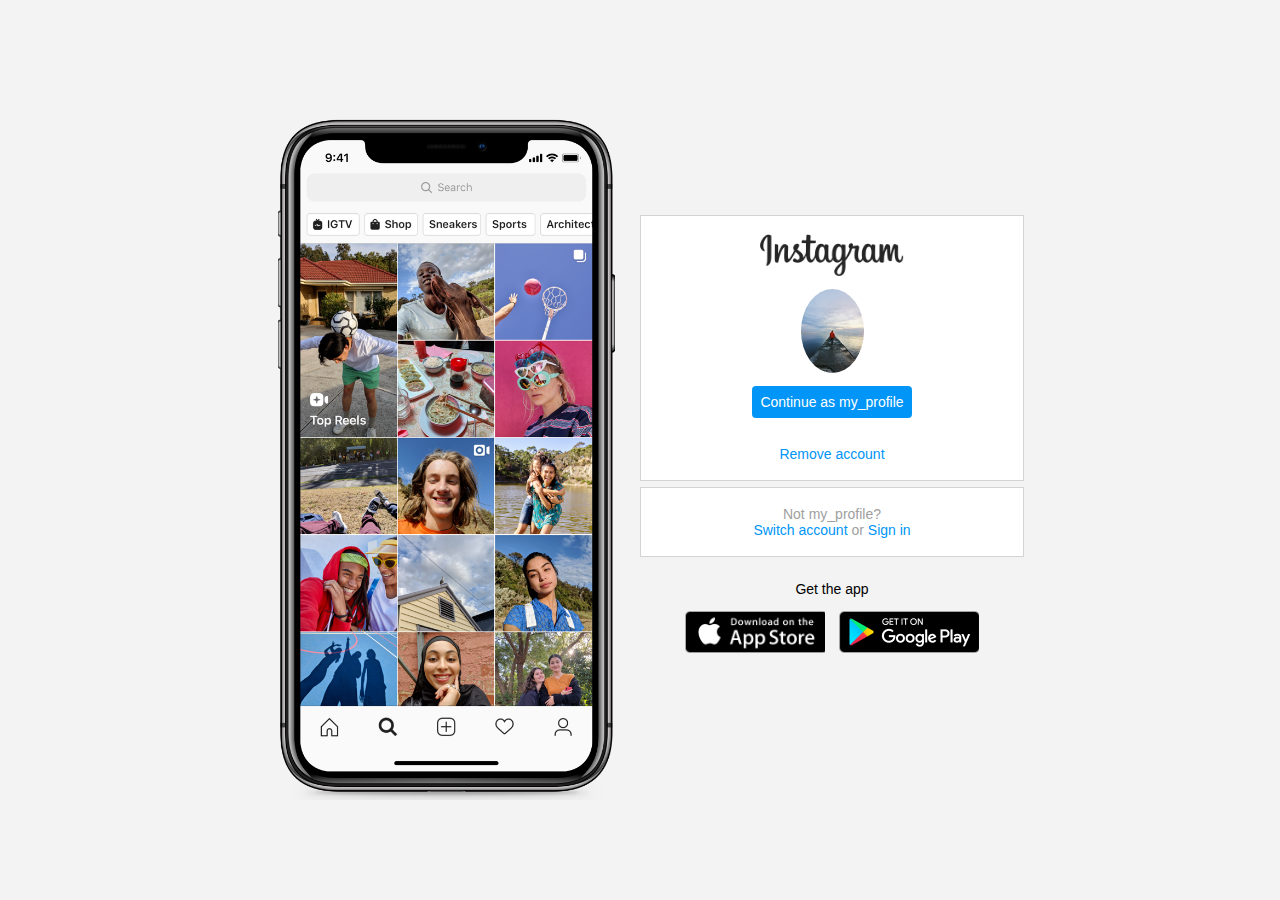
<file: index.html>
<!DOCTYPE html>
<html lang="en">
<head>
    <meta charset="UTF-8">
    <meta http-equiv="X-UA-Compatible" content="IE=edge">
    <meta name="viewport" content="width=device-width, initial-scale=1.0">
    <link rel="stylesheet" href="style.css">
    <title>Instagram</title>
</head>
<body>
    <div class="instagram-wrapper">
        <div class="instagram-phone">
            <img src="./img/insta-cell.png" alt="cell">
        </div>
        <div class="instagram-continue">
            <div class="group">
                <img src="./img/logo.png" class="instagram-logo" alt="logo">
                <div class="profile-photo">
                    <img src="./img/profile.jpeg" alt="profile">
                </div>
                <a href="#" class="instagram-login">Continue as my_profile</a>
                <a href="#" class="instagram-logout">Remove account</a>
            </div>
            <div class="group">
                <p class="not-account">Not my_profile?</p>
                <p class="not-account">
                    <span class="link-blue">Switch account</span>
                    or
                    <span class="link-blue">Sign in</span>
                </p>
            </div>
            <div class="get-the-app">
                <p class="get-app">Get the app</p>
                <div class="download">
                    <a href="#" class="app-download"></a>
                    <a href="#" class="app-download"></a>
                </div>
            </div>
        </div>
    </div>
</body>
</html>
</file>
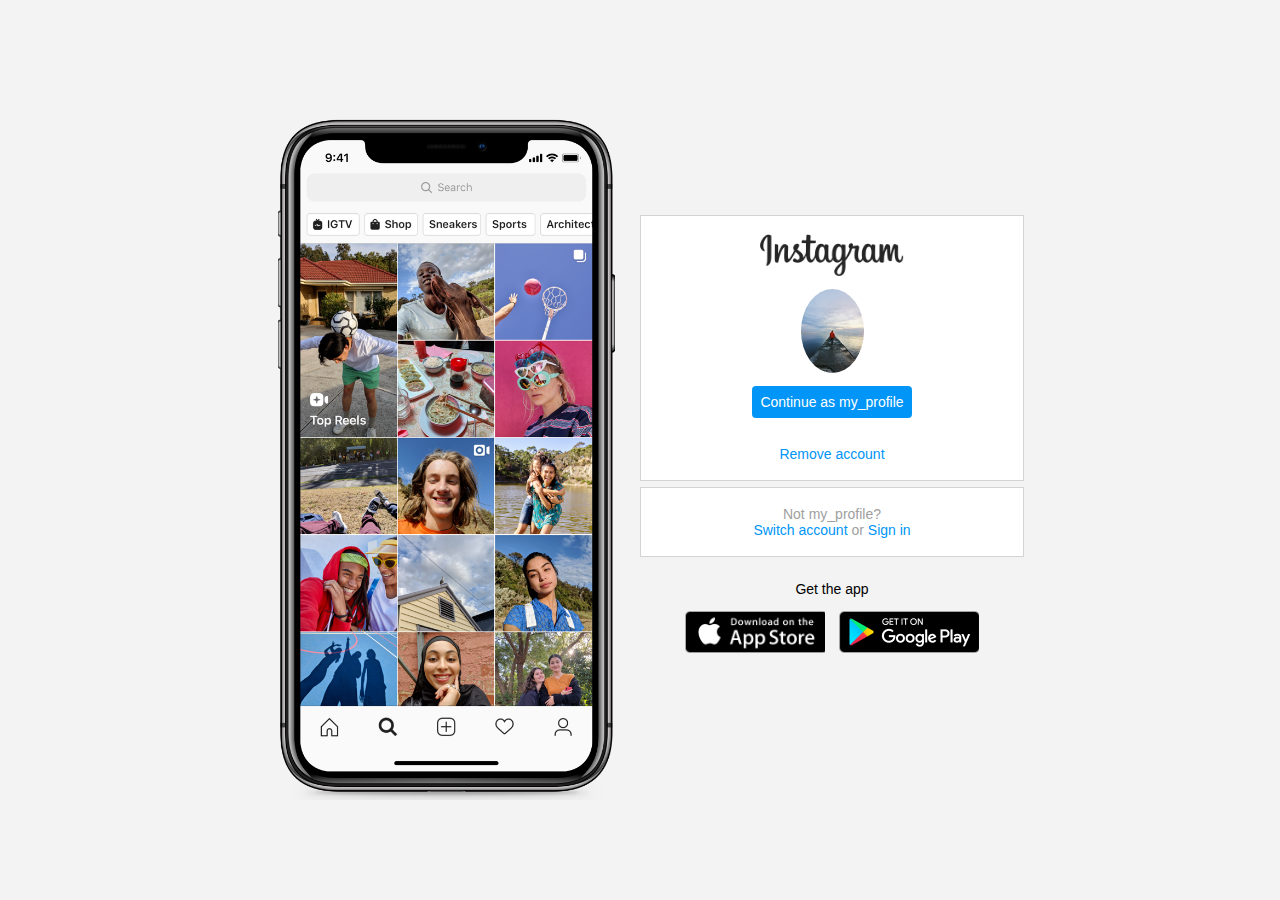
<file: instagram.html>
<!DOCTYPE html>
<html lang="en">
<head>
    <meta charset="UTF-8">
    <meta http-equiv="X-UA-Compatible" content="IE=edge">
    <meta name="viewport" content="width=device-width, initial-scale=1.0">
    <link rel="stylesheet" href="instagram.css">
    <title>Instagram</title>
</head>
<body>
    <div class="instagram-wrapper">
        <div class="instagram-phone">
            <img src="./img/insta-cell.png" alt="cell">
        </div>
        <div class="instagram-continue">
            <div class="group">
                <img src="./img/logo.png" class="instagram-logo" alt="logo">
                <div class="profile-photo">
                    <img src="./img/profile.jpeg" alt="profile">
                </div>
                <a href="#" class="instagram-login">Continue as my_profile</a>
                <a href="#" class="instagram-logout">Remove account</a>
            </div>
            <div class="group">
                <p class="not-account">Not my_profile?</p>
                <p class="not-account">
                    <span class="link-blue">Switch account</span>
                    or
                    <span class="link-blue">Sign in</span>
                </p>
            </div>
            <div class="get-the-app">
                <p class="get-app">Get the app</p>
                <div class="download">
                    <a href="#" class="app-download"></a>
                    <a href="#" class="app-download"></a>
                </div>
            </div>
        </div>
    </div>
</body>
</html>
</file>
<file: style.css>
* {
    padding: 0;
    margin: 0;
    box-sizing: border-box;
    text-decoration: none;
    font-family: sans-serif;
    font-size: 14px;
}

body {
    width: 100%;
    min-height: 100vh;
    background-color: rgb(243,243,243);
    margin: 0;
    padding: 0;
    display: flex;
    justify-content: center;
}

.instagram-wrapper {
    display: flex;
    align-items: center;
    justify-content: start;
    width: 60%;
    height: 100vh;
}

.instagram-phone {
    display: flex;
    align-items: center;
    justify-content: center;
    width: 50%;
}

.instagram-phone img {
    height: 50rem;
}

.instagram-continue {
    display: flex;
    align-items: center;
    justify-content: space-around;
    flex-direction: column;
    width: 50%;
    min-height: 34rem;
}

.group {
    display: flex;
    justify-content: space-between;
    align-items: center;
    flex-direction: column;
    background-color: #ffffff;
    width: 100%;
    padding: 1.3rem 0;
    border: 1px solid lightgray;
}

.group:nth-child(1) {
    min-height: 19rem;
}

.instagram-logo {
    height: 3rem;
}

.profile-photo {
    display: flex;
    justify-content: center;
    align-items: center;
    border-radius: 50%;
    overflow: hidden;
}

.profile-photo img {
    height: 6rem;
}

.instagram-login {
    background-color: #0095f6;
    color: #ffffff;
    padding: 8px;
    border-radius: 4px;
}
.instagram-logout {
    color: #0095f6;
    margin-top: 1rem;
}

.not-account {
    color: rgb(160,160,160);
}

.link-blue {
    color: #0095f6;
}

.get-the-app {
    display: flex;
    flex-direction: column;
    align-items: center;
    justify-content: center;
    width: 100%;
    padding: 1.3rem;
}

.download {
    display: flex;
    width: 100%;
    justify-content: space-evenly;
    align-items: center;
    padding: 1rem;
}

.app-download {
    height: 3rem;
    width: 10rem;
    background-size: cover;
}

.app-download:nth-child(1) {
    background-image: url('./img/appstore.png');
}

.app-download:nth-child(2) {
    background-image: url('./img/googleplay.png');
}

@media (max-width: 1024px) {
    .instagram-wrapper {
        width: 90%;
    }
}

@media (max-width: 650px) {

    body {
        background-color: #ffffff;
    }
    .instagram-wrapper {
        width: 90%;
    }

    .instagram-phone {
        display: none;
    } 

    .instagram-continue {
        width: 100%;
    }

    .group {
        border: px solid transparent;
    }
}
</file>
<file: instagram.css>
* {
    padding: 0;
    margin: 0;
    box-sizing: border-box;
    text-decoration: none;
    font-family: sans-serif;
    font-size: 14px;
}

body {
    width: 100%;
    min-height: 100vh;
    background-color: rgb(243,243,243);
    margin: 0;
    padding: 0;
    display: flex;
    justify-content: center;
}

.instagram-wrapper {
    display: flex;
    align-items: center;
    justify-content: start;
    width: 60%;
    height: 100vh;
}

.instagram-phone {
    display: flex;
    align-items: center;
    justify-content: center;
    width: 50%;
}

.instagram-phone img {
    height: 50rem;
}

.instagram-continue {
    display: flex;
    align-items: center;
    justify-content: space-around;
    flex-direction: column;
    width: 50%;
    min-height: 34rem;
}

.group {
    display: flex;
    justify-content: space-between;
    align-items: center;
    flex-direction: column;
    background-color: #ffffff;
    width: 100%;
    padding: 1.3rem 0;
    border: 1px solid lightgray;
}

.group:nth-child(1) {
    min-height: 19rem;
}

.instagram-logo {
    height: 3rem;
}

.profile-photo {
    display: flex;
    justify-content: center;
    align-items: center;
    border-radius: 50%;
    overflow: hidden;
}

.profile-photo img {
    height: 6rem;
}

.instagram-login {
    background-color: #0095f6;
    color: #ffffff;
    padding: 8px;
    border-radius: 4px;
}
.instagram-logout {
    color: #0095f6;
    margin-top: 1rem;
}

.not-account {
    color: rgb(160,160,160);
}

.link-blue {
    color: #0095f6;
}

.get-the-app {
    display: flex;
    flex-direction: column;
    align-items: center;
    justify-content: center;
    width: 100%;
    padding: 1.3rem;
}

.download {
    display: flex;
    width: 100%;
    justify-content: space-evenly;
    align-items: center;
    padding: 1rem;
}

.app-download {
    height: 3rem;
    width: 10rem;
    background-size: cover;
}

.app-download:nth-child(1) {
    background-image: url('./img/appstore.png');
}

.app-download:nth-child(2) {
    background-image: url('./img/googleplay.png');
}

@media (max-width: 1024px) {
    .instagram-wrapper {
        width: 90%;
    }
}

@media (max-width: 650px) {

    body {
        background-color: #ffffff;
    }
    .instagram-wrapper {
        width: 90%;
    }

    .instagram-phone {
        display: none;
    } 

    .instagram-continue {
        width: 100%;
    }

    .group {
        border: px solid transparent;
    }
}
</file>
